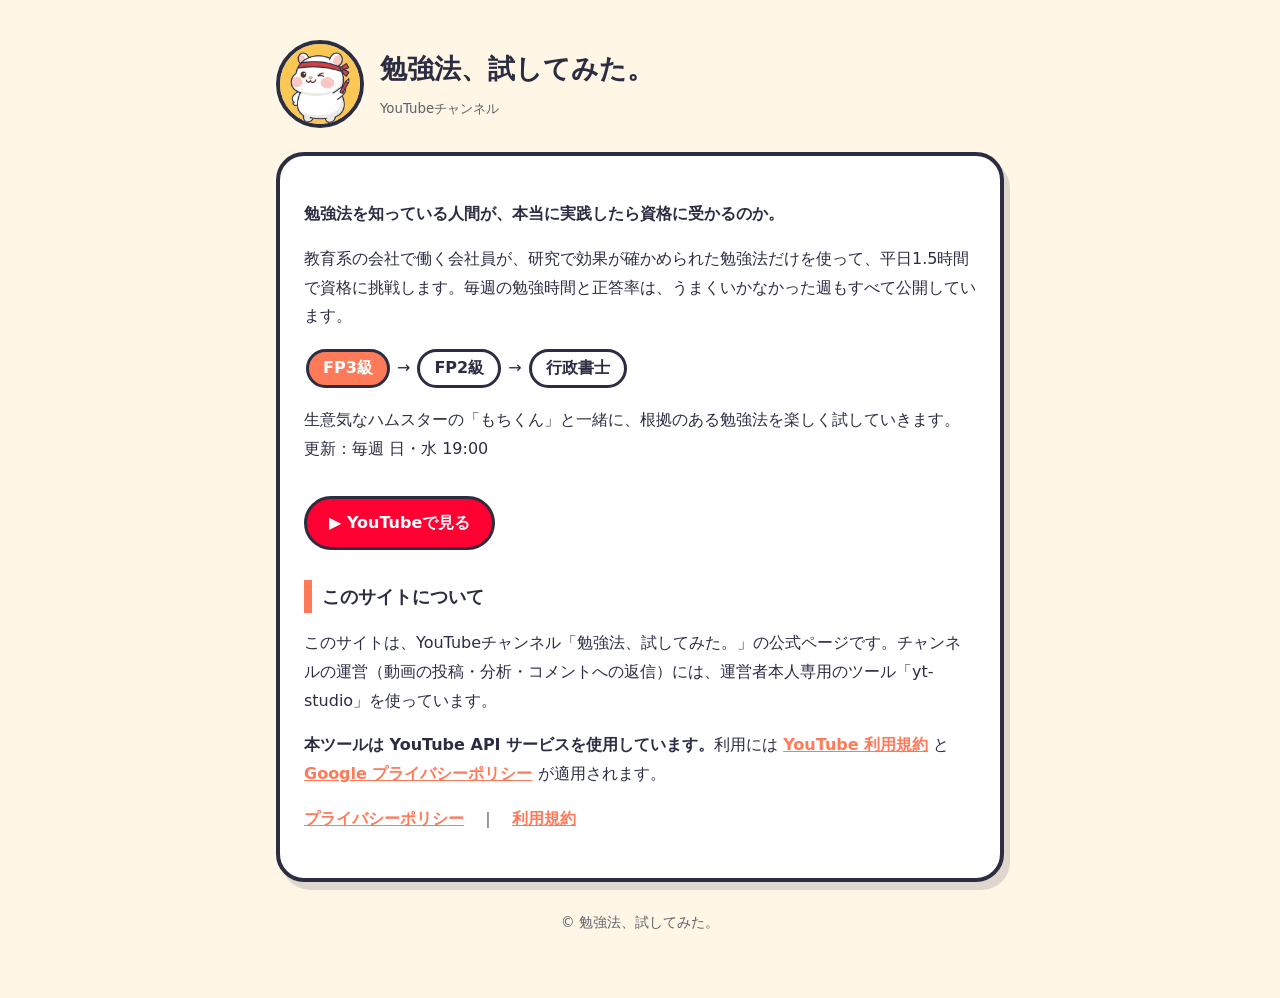
<file: index.html>
<!doctype html>
<html lang="ja"><head><meta charset="utf-8"><meta name="viewport" content="width=device-width,initial-scale=1">
<title>勉強法、試してみた。</title>
<meta name="description" content="勉強法を知っている人間が、本当に実践したら資格に受かるのか。根拠のある勉強法で資格に挑戦するYouTubeチャンネル。">
<link rel="icon" href="icon.png"><link rel="stylesheet" href="style.css"></head>
<body><main>
<header><img src="icon.png" alt="もちくん"><div><h1>勉強法、試してみた。</h1><small>YouTubeチャンネル</small></div></header>
<div class="card">
<p><strong>勉強法を知っている人間が、本当に実践したら資格に受かるのか。</strong></p>
<p>教育系の会社で働く会社員が、研究で効果が確かめられた勉強法だけを使って、平日1.5時間で資格に挑戦します。毎週の勉強時間と正答率は、うまくいかなかった週もすべて公開しています。</p>
<p><span class="pill">FP3級</span> → <span class="pill w">FP2級</span> → <span class="pill w">行政書士</span></p>
<p>生意気なハムスターの「もちくん」と一緒に、根拠のある勉強法を楽しく試していきます。<br>更新：毎週 日・水 19:00</p>
<a class="btn" href="https://www.youtube.com/@benkyoho-tameshita">▶ YouTubeで見る</a>
<h2>このサイトについて</h2>
<p>このサイトは、YouTubeチャンネル「勉強法、試してみた。」の公式ページです。チャンネルの運営（動画の投稿・分析・コメントへの返信）には、運営者本人専用のツール「yt-studio」を使っています。</p>
<p><strong>本ツールは YouTube API サービスを使用しています。</strong>利用には <a href="https://www.youtube.com/t/terms">YouTube 利用規約</a> と <a href="https://policies.google.com/privacy">Google プライバシーポリシー</a> が適用されます。</p>
<p><a href="privacy.html">プライバシーポリシー</a>　｜　<a href="terms.html">利用規約</a></p>
</div>
<footer>© 勉強法、試してみた。</footer>
</main></body></html>
</file>
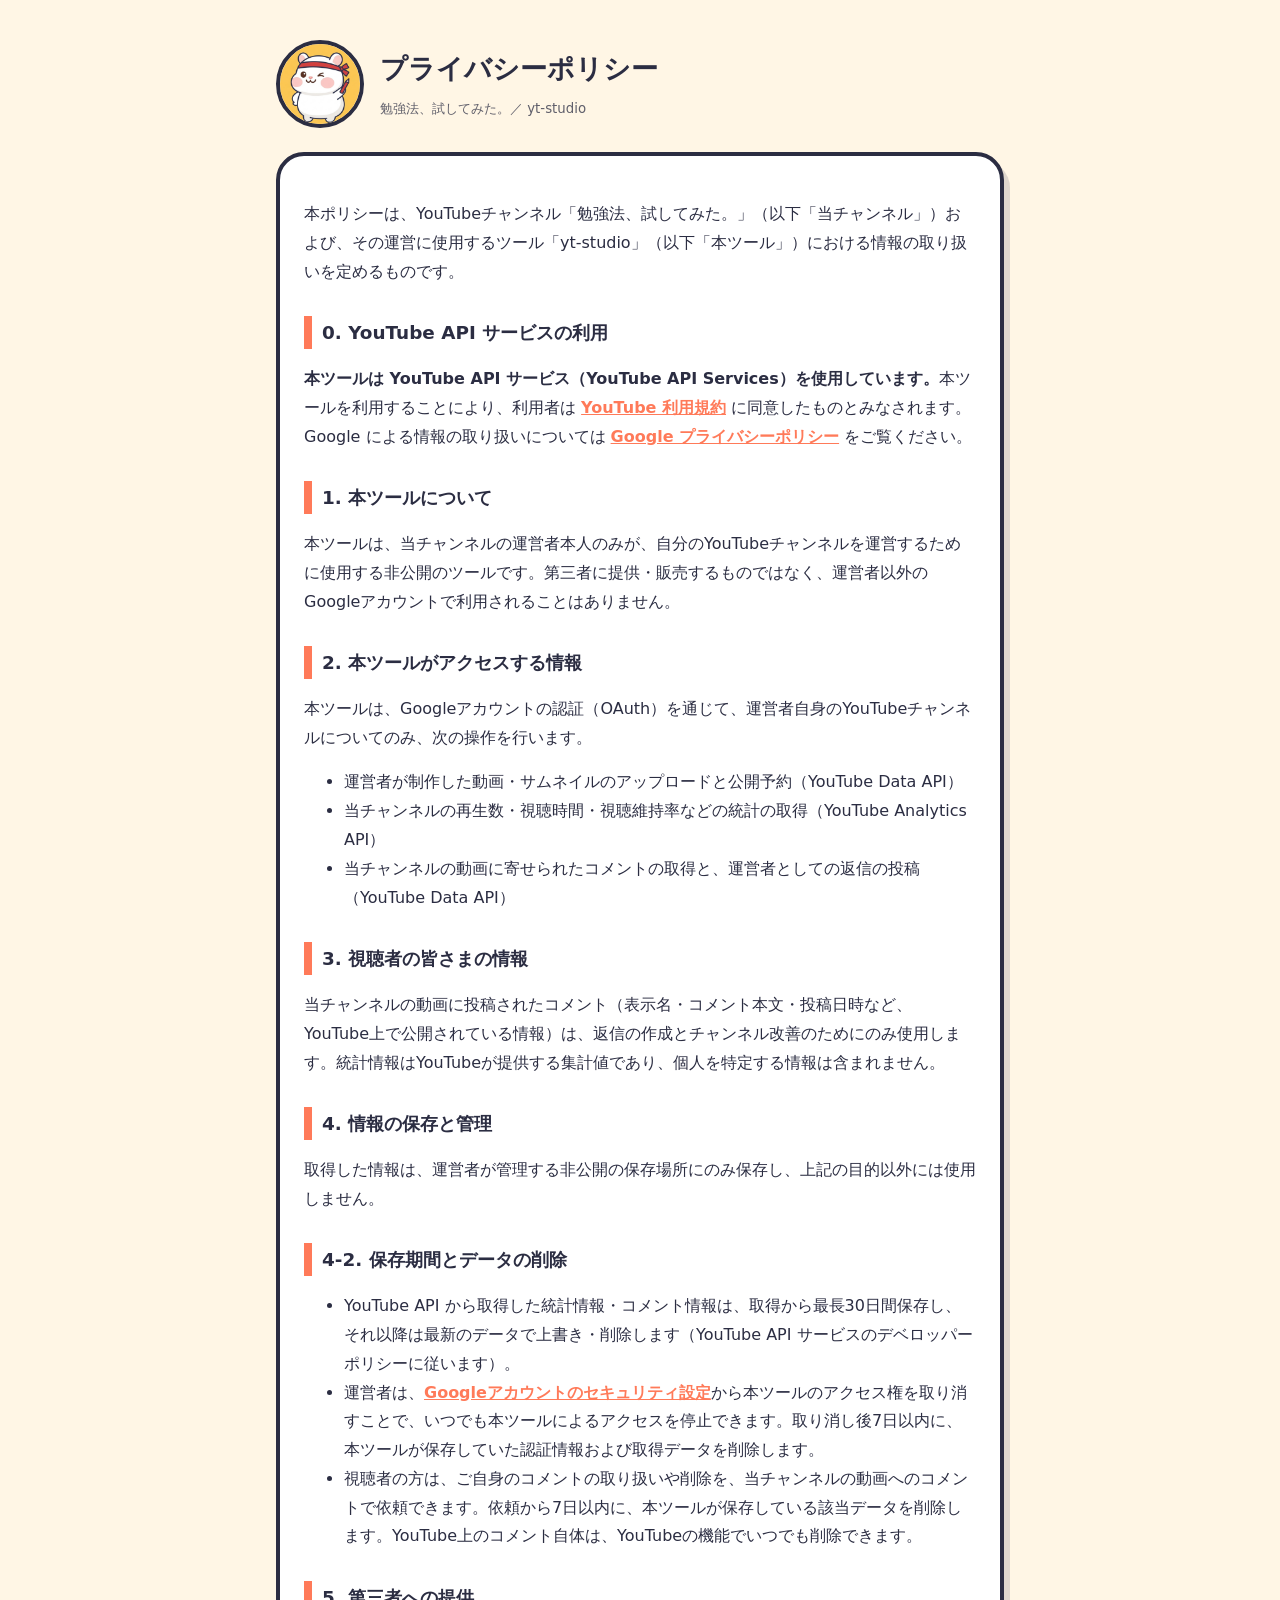
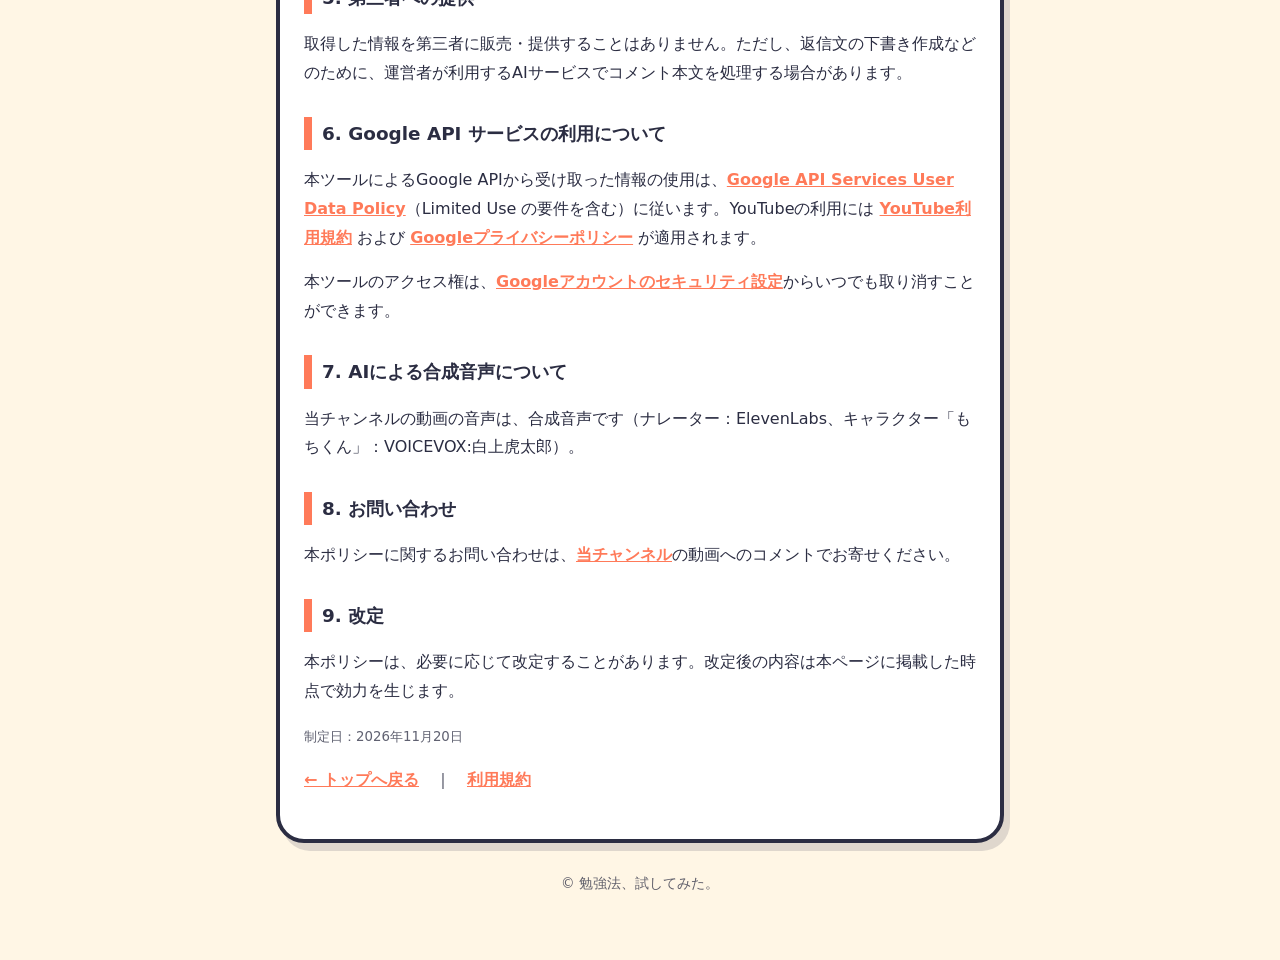
<file: privacy.html>
<!doctype html>
<html lang="ja"><head><meta charset="utf-8"><meta name="viewport" content="width=device-width,initial-scale=1">
<title>プライバシーポリシー｜勉強法、試してみた。</title>
<link rel="icon" href="icon.png"><link rel="stylesheet" href="style.css"></head>
<body><main>
<header><img src="icon.png" alt="もちくん"><div><h1>プライバシーポリシー</h1><small>勉強法、試してみた。／ yt-studio</small></div></header>
<div class="card">
<p>本ポリシーは、YouTubeチャンネル「勉強法、試してみた。」（以下「当チャンネル」）および、その運営に使用するツール「yt-studio」（以下「本ツール」）における情報の取り扱いを定めるものです。</p>

<h2>0. YouTube API サービスの利用</h2>
<p><strong>本ツールは YouTube API サービス（YouTube API Services）を使用しています。</strong>本ツールを利用することにより、利用者は <a href="https://www.youtube.com/t/terms">YouTube 利用規約</a> に同意したものとみなされます。Google による情報の取り扱いについては <a href="https://policies.google.com/privacy">Google プライバシーポリシー</a> をご覧ください。</p>

<h2>1. 本ツールについて</h2>
<p>本ツールは、当チャンネルの運営者本人のみが、自分のYouTubeチャンネルを運営するために使用する非公開のツールです。第三者に提供・販売するものではなく、運営者以外のGoogleアカウントで利用されることはありません。</p>

<h2>2. 本ツールがアクセスする情報</h2>
<p>本ツールは、Googleアカウントの認証（OAuth）を通じて、運営者自身のYouTubeチャンネルについてのみ、次の操作を行います。</p>
<ul>
<li>運営者が制作した動画・サムネイルのアップロードと公開予約（YouTube Data API）</li>
<li>当チャンネルの再生数・視聴時間・視聴維持率などの統計の取得（YouTube Analytics API）</li>
<li>当チャンネルの動画に寄せられたコメントの取得と、運営者としての返信の投稿（YouTube Data API）</li>
</ul>

<h2>3. 視聴者の皆さまの情報</h2>
<p>当チャンネルの動画に投稿されたコメント（表示名・コメント本文・投稿日時など、YouTube上で公開されている情報）は、返信の作成とチャンネル改善のためにのみ使用します。統計情報はYouTubeが提供する集計値であり、個人を特定する情報は含まれません。</p>

<h2>4. 情報の保存と管理</h2>
<p>取得した情報は、運営者が管理する非公開の保存場所にのみ保存し、上記の目的以外には使用しません。</p>

<h2>4-2. 保存期間とデータの削除</h2>
<ul>
<li>YouTube API から取得した統計情報・コメント情報は、取得から最長30日間保存し、それ以降は最新のデータで上書き・削除します（YouTube API サービスのデベロッパーポリシーに従います）。</li>
<li>運営者は、<a href="https://myaccount.google.com/permissions">Googleアカウントのセキュリティ設定</a>から本ツールのアクセス権を取り消すことで、いつでも本ツールによるアクセスを停止できます。取り消し後7日以内に、本ツールが保存していた認証情報および取得データを削除します。</li>
<li>視聴者の方は、ご自身のコメントの取り扱いや削除を、当チャンネルの動画へのコメントで依頼できます。依頼から7日以内に、本ツールが保存している該当データを削除します。YouTube上のコメント自体は、YouTubeの機能でいつでも削除できます。</li>
</ul>

<h2>5. 第三者への提供</h2>
<p>取得した情報を第三者に販売・提供することはありません。ただし、返信文の下書き作成などのために、運営者が利用するAIサービスでコメント本文を処理する場合があります。</p>

<h2>6. Google API サービスの利用について</h2>
<p>本ツールによるGoogle APIから受け取った情報の使用は、<a href="https://developers.google.com/terms/api-services-user-data-policy">Google API Services User Data Policy</a>（Limited Use の要件を含む）に従います。YouTubeの利用には <a href="https://www.youtube.com/t/terms">YouTube利用規約</a> および <a href="https://policies.google.com/privacy">Googleプライバシーポリシー</a> が適用されます。</p>
<p>本ツールのアクセス権は、<a href="https://myaccount.google.com/permissions">Googleアカウントのセキュリティ設定</a>からいつでも取り消すことができます。</p>

<h2>7. AIによる合成音声について</h2>
<p>当チャンネルの動画の音声は、合成音声です（ナレーター：ElevenLabs、キャラクター「もちくん」：VOICEVOX:白上虎太郎）。</p>

<h2>8. お問い合わせ</h2>
<p>本ポリシーに関するお問い合わせは、<a href="https://www.youtube.com/@benkyoho-tameshita">当チャンネル</a>の動画へのコメントでお寄せください。</p>

<h2>9. 改定</h2>
<p>本ポリシーは、必要に応じて改定することがあります。改定後の内容は本ページに掲載した時点で効力を生じます。</p>
<p><small>制定日：2026年11月20日</small></p>
<p><a href="index.html">← トップへ戻る</a>　｜　<a href="terms.html">利用規約</a></p>
</div>
<footer>© 勉強法、試してみた。</footer>
</main></body></html>
</file>
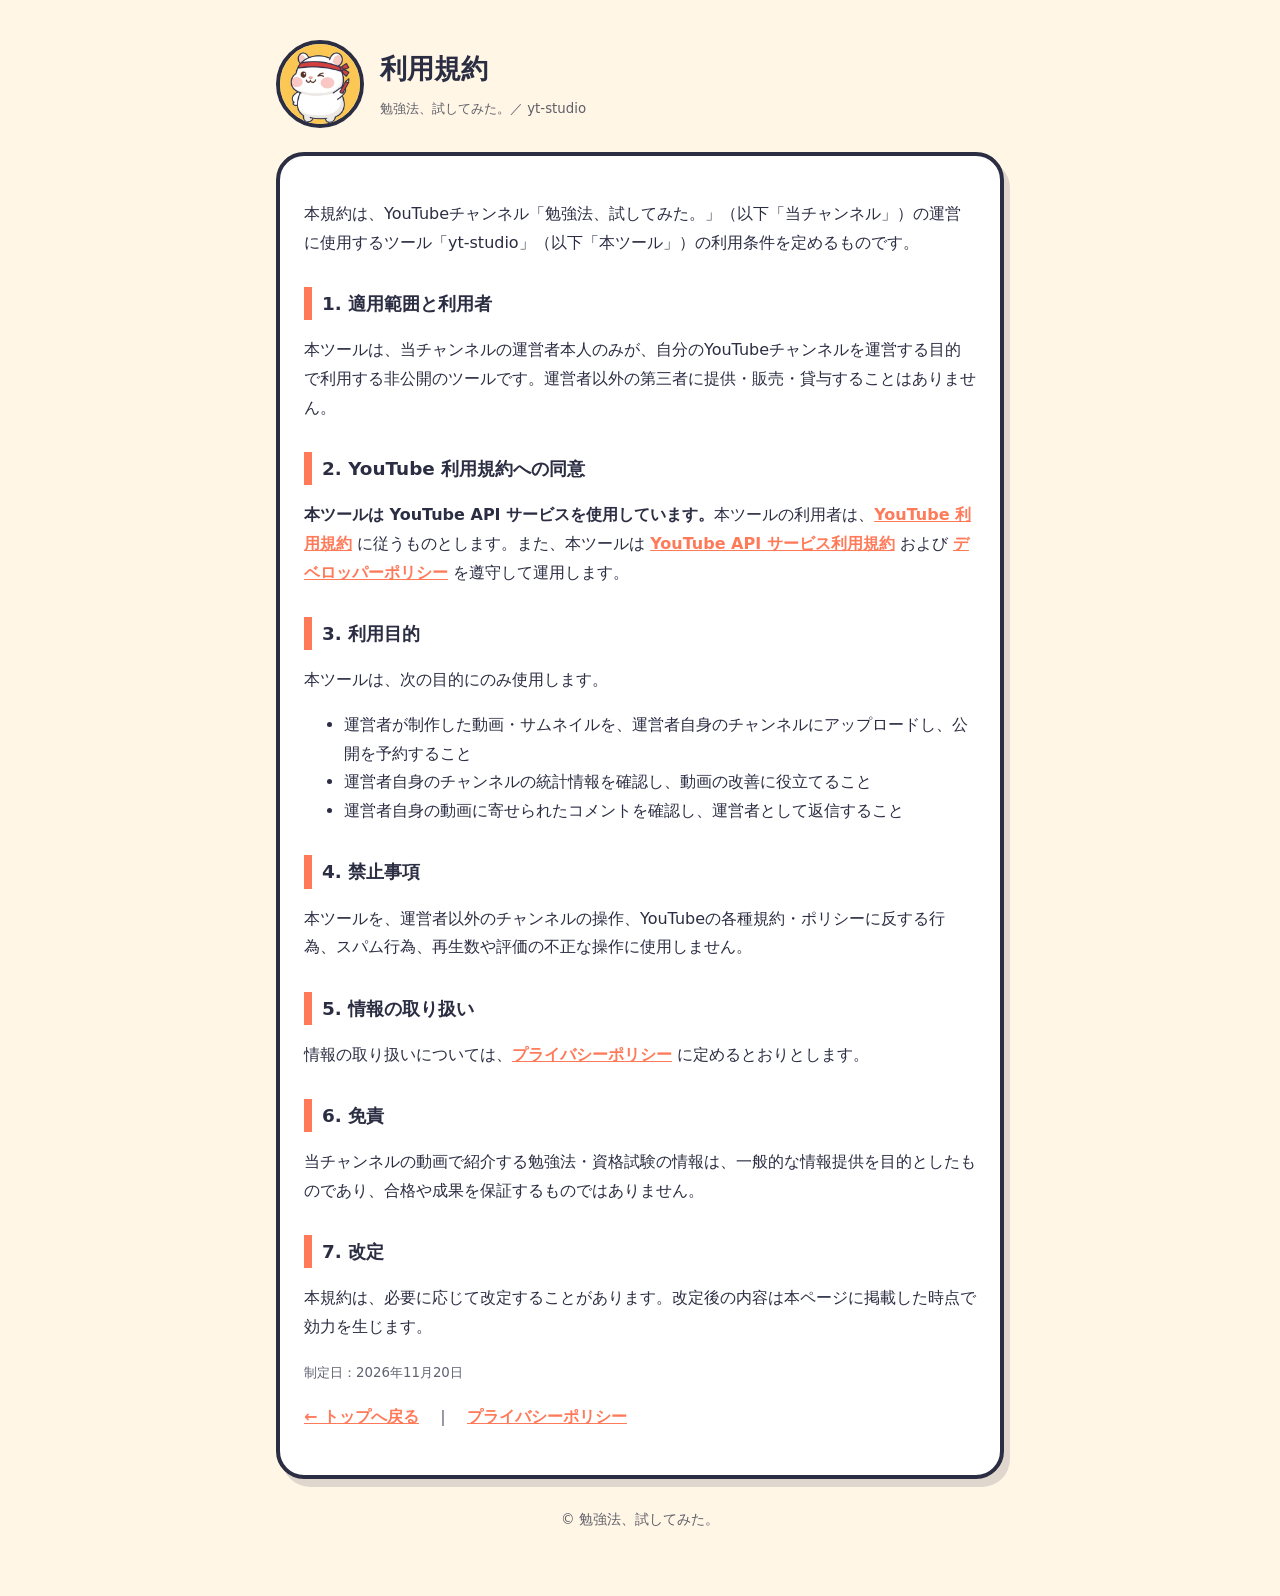
<file: terms.html>
<!doctype html>
<html lang="ja"><head><meta charset="utf-8"><meta name="viewport" content="width=device-width,initial-scale=1">
<title>利用規約｜勉強法、試してみた。</title>
<link rel="icon" href="icon.png"><link rel="stylesheet" href="style.css"></head>
<body><main>
<header><img src="icon.png" alt="もちくん"><div><h1>利用規約</h1><small>勉強法、試してみた。／ yt-studio</small></div></header>
<div class="card">
<p>本規約は、YouTubeチャンネル「勉強法、試してみた。」（以下「当チャンネル」）の運営に使用するツール「yt-studio」（以下「本ツール」）の利用条件を定めるものです。</p>

<h2>1. 適用範囲と利用者</h2>
<p>本ツールは、当チャンネルの運営者本人のみが、自分のYouTubeチャンネルを運営する目的で利用する非公開のツールです。運営者以外の第三者に提供・販売・貸与することはありません。</p>

<h2>2. YouTube 利用規約への同意</h2>
<p><strong>本ツールは YouTube API サービスを使用しています。</strong>本ツールの利用者は、<a href="https://www.youtube.com/t/terms">YouTube 利用規約</a> に従うものとします。また、本ツールは <a href="https://developers.google.com/youtube/terms/api-services-terms-of-service">YouTube API サービス利用規約</a> および <a href="https://developers.google.com/youtube/terms/developer-policies">デベロッパーポリシー</a> を遵守して運用します。</p>

<h2>3. 利用目的</h2>
<p>本ツールは、次の目的にのみ使用します。</p>
<ul>
<li>運営者が制作した動画・サムネイルを、運営者自身のチャンネルにアップロードし、公開を予約すること</li>
<li>運営者自身のチャンネルの統計情報を確認し、動画の改善に役立てること</li>
<li>運営者自身の動画に寄せられたコメントを確認し、運営者として返信すること</li>
</ul>

<h2>4. 禁止事項</h2>
<p>本ツールを、運営者以外のチャンネルの操作、YouTubeの各種規約・ポリシーに反する行為、スパム行為、再生数や評価の不正な操作に使用しません。</p>

<h2>5. 情報の取り扱い</h2>
<p>情報の取り扱いについては、<a href="privacy.html">プライバシーポリシー</a> に定めるとおりとします。</p>

<h2>6. 免責</h2>
<p>当チャンネルの動画で紹介する勉強法・資格試験の情報は、一般的な情報提供を目的としたものであり、合格や成果を保証するものではありません。</p>

<h2>7. 改定</h2>
<p>本規約は、必要に応じて改定することがあります。改定後の内容は本ページに掲載した時点で効力を生じます。</p>
<p><small>制定日：2026年11月20日</small></p>
<p><a href="index.html">← トップへ戻る</a>　｜　<a href="privacy.html">プライバシーポリシー</a></p>
</div>
<footer>© 勉強法、試してみた。</footer>
</main></body></html>
</file>
<file: style.css>
:root{--bg:#FFF6E5;--ink:#2B2D42;--accent:#FF7A59;--yellow:#FFD166;--card:#fff}
@media (prefers-color-scheme: dark){:root:not([data-theme="light"]){--bg:#1d1e2c;--ink:#f3f3f7;--card:#2a2c3e}}
*{box-sizing:border-box}
body{margin:0;background:var(--bg);color:var(--ink);font-family:"Hiragino Maru Gothic ProN","M PLUS Rounded 1c","Noto Sans JP",system-ui,sans-serif;line-height:1.8}
main{max-width:760px;margin:0 auto;padding:40px 16px 64px}
.card{background:var(--card);border:4px solid var(--ink);border-radius:28px;padding:28px 24px;box-shadow:6px 8px 0 rgba(43,45,66,.15)}
header{display:flex;align-items:center;gap:16px;margin-bottom:24px}
header img{width:88px;height:88px;border-radius:50%;border:4px solid var(--ink);background:var(--yellow)}
h1{font-size:1.7rem;margin:0}
h2{font-size:1.15rem;margin:1.6em 0 .4em;border-left:8px solid var(--accent);padding-left:10px}
.pill{display:inline-block;background:var(--accent);color:#fff;border:3px solid var(--ink);border-radius:999px;padding:2px 14px;margin:2px;font-weight:700}
.pill.w{background:var(--card);color:var(--ink)}
a{color:var(--accent);font-weight:700}
.btn{display:inline-block;margin-top:16px;background:#FF0033;color:#fff;text-decoration:none;padding:10px 22px;border-radius:999px;border:3px solid var(--ink)}
footer{margin-top:28px;font-size:.85rem;opacity:.75;text-align:center}
small{opacity:.75}
</file>
